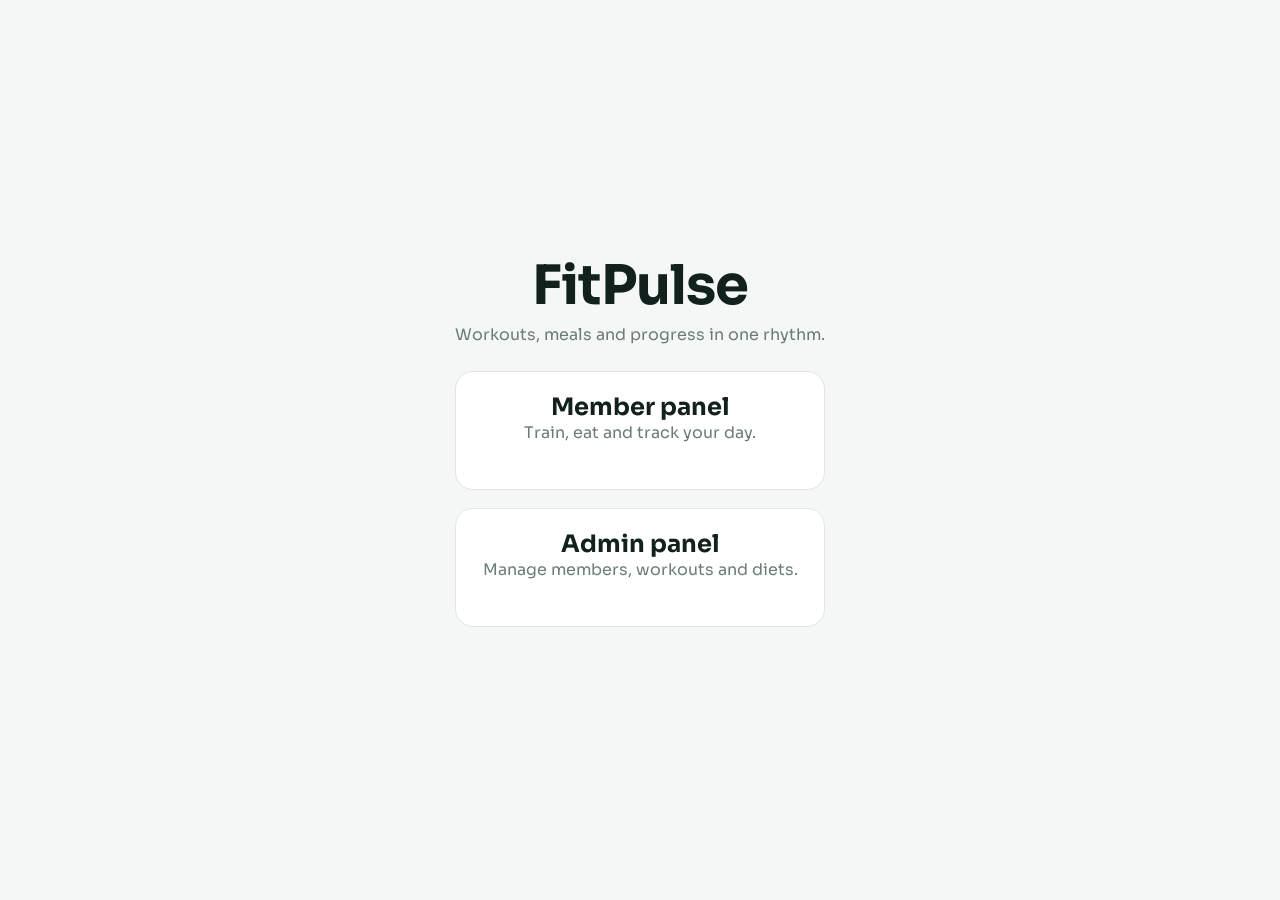
<file: index.html>
<!DOCTYPE html><html lang="en"><head><meta charset="UTF-8"><meta name="viewport" content="width=device-width,initial-scale=1"><title>FitPulse</title>
<link rel="stylesheet" href="css/style.css"><link href="https://fonts.googleapis.com/css2?family=Sora:wght@400;600;800&display=swap" rel="stylesheet"></head>
<body><div class="land"><h1>FitPulse</h1><p class="sub">Workouts, meals and progress in one rhythm.</p>
<div class="grid"><a class="card" href="user/index.html"><h2>Member panel</h2><p class="sub">Train, eat and track your day.</p></a><a class="card" href="admin/index.html"><h2>Admin panel</h2><p class="sub">Manage members, workouts and diets.</p></a></div></div></body></html>
</file>
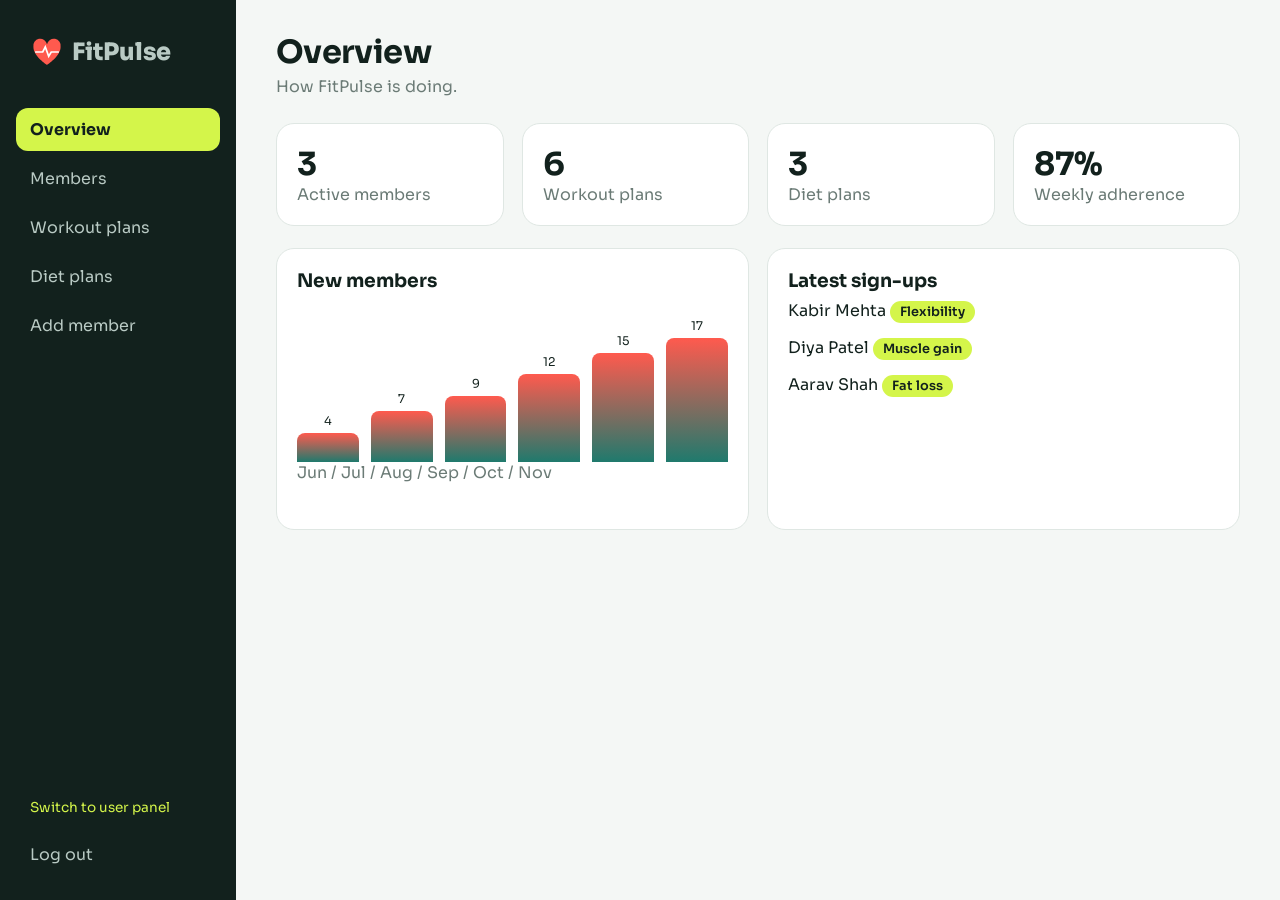
<file: admin/index.html>
<!DOCTYPE html><html lang="en"><head><meta charset="UTF-8"><meta name="viewport" content="width=device-width,initial-scale=1"><title>Admin index | FitPulse</title>
<link rel="stylesheet" href="../css/style.css"><link href="https://fonts.googleapis.com/css2?family=Sora:wght@400;600;800&display=swap" rel="stylesheet"></head>
<body data-panel="admin" data-page="index"><main id="app"></main>
<script src="../js/data.js"></script><script src="../js/layout.js"></script><script src="../js/validate.js"></script><script src="../js/pages.js"></script></body></html>
</file>
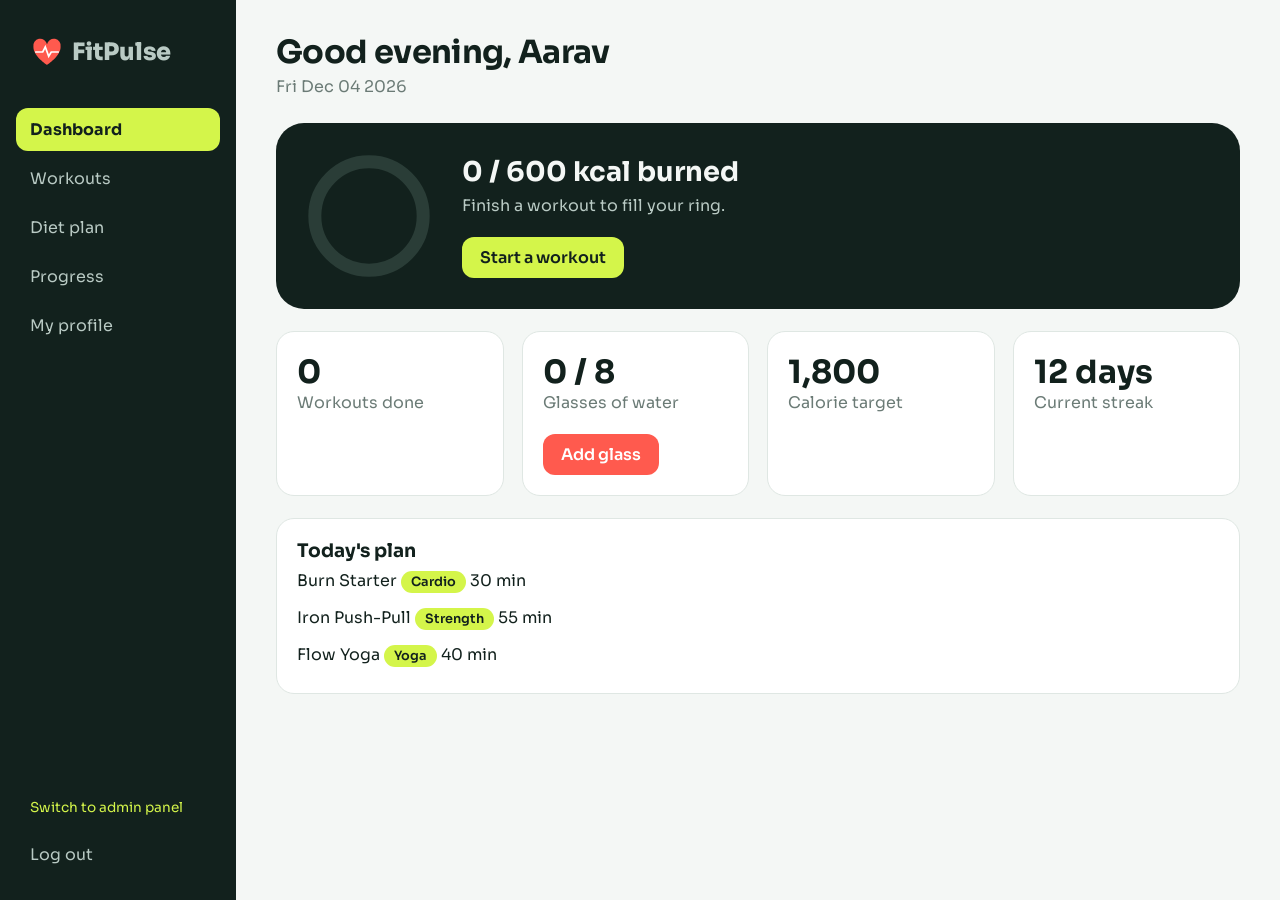
<file: user/index.html>
<!DOCTYPE html><html lang="en"><head><meta charset="UTF-8"><meta name="viewport" content="width=device-width,initial-scale=1"><title>User index | FitPulse</title>
<link rel="stylesheet" href="../css/style.css"><link href="https://fonts.googleapis.com/css2?family=Sora:wght@400;600;800&display=swap" rel="stylesheet"></head>
<body data-panel="user" data-page="index"><main id="app"></main>
<script src="../js/data.js"></script><script src="../js/layout.js"></script><script src="../js/validate.js"></script><script src="../js/pages.js"></script></body></html>
</file>
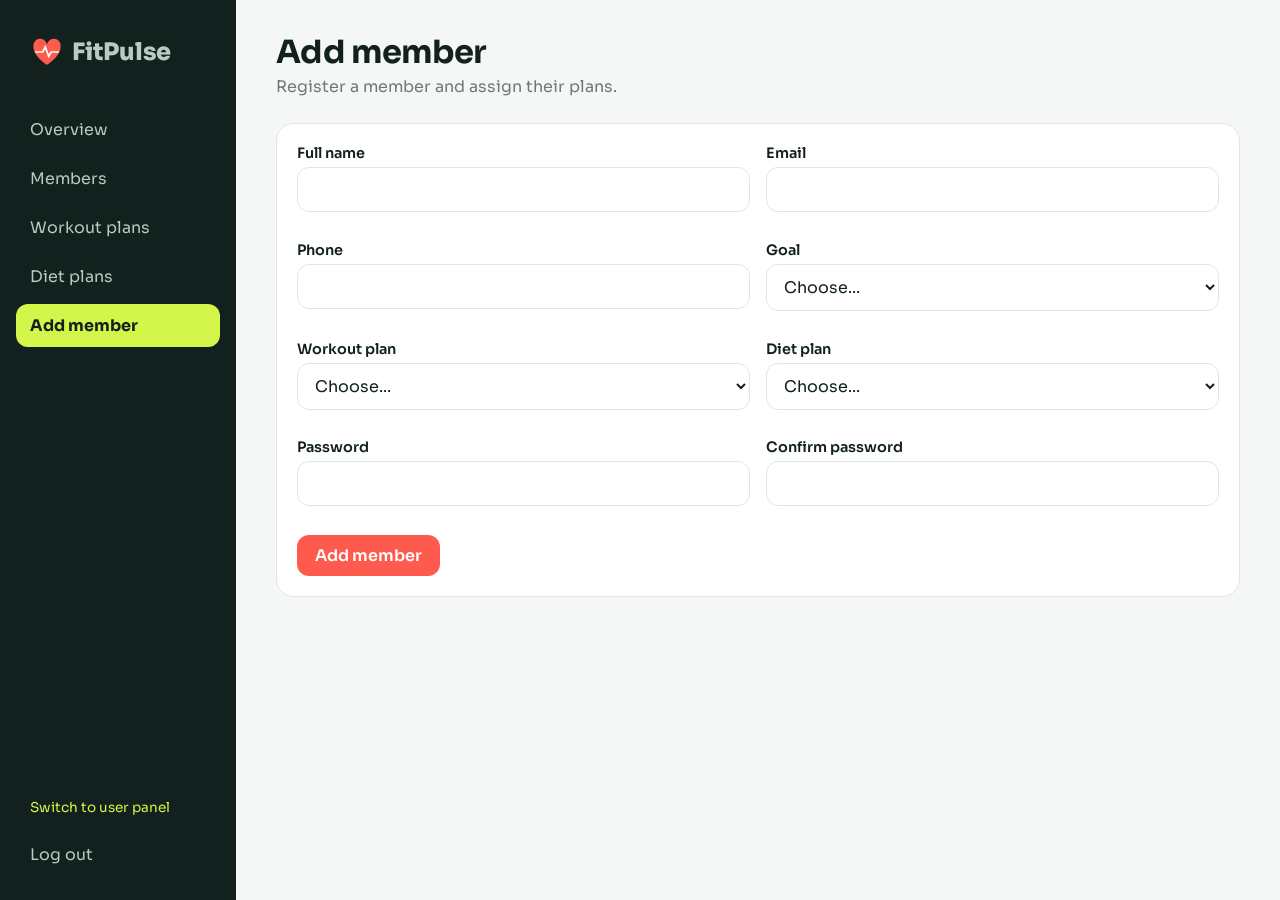
<file: admin/add-member.html>
<!DOCTYPE html><html lang="en"><head><meta charset="UTF-8"><meta name="viewport" content="width=device-width,initial-scale=1"><title>Add member | FitPulse</title>
<link rel="stylesheet" href="../css/style.css"><link href="https://fonts.googleapis.com/css2?family=Sora:wght@400;600;800&display=swap" rel="stylesheet"></head>
<body data-panel="admin" data-page="add-member"><main id="app"><h1>Add member</h1><p class="sub">Register a member and assign their plans.</p><div class="card"><form id="af"><div><label>Full name</label><input name="name" data-v="name"><span class="err"></span></div><div><label>Email</label><input name="email" data-v="email"><span class="err"></span></div><div><label>Phone</label><input name="phone" data-v="phone"><span class="err"></span></div>
<div><label>Goal</label><select name="goal" data-v="select"><option value="">Choose...</option><option>Fat loss</option><option>Muscle gain</option><option>Flexibility</option><option>Endurance</option></select><span class="err"></span></div>
<div><label>Workout plan</label><select id="workout" name="workout" data-v="select"></select><span class="err"></span></div>
<div><label>Diet plan</label><select id="diet" name="diet" data-v="select"></select><span class="err"></span></div>
<div><label>Password</label><input id="pw" name="password" type="password" data-v="password pattern"><span class="err"></span></div><div><label>Confirm password</label><input name="confirm" type="password" data-v="req match" data-match="pw"><span class="err"></span></div><div class="full"><button class="btn">Add member</button></div></form></div></main>
<script src="../js/data.js"></script><script src="../js/layout.js"></script><script src="../js/validate.js"></script><script src="../js/pages.js"></script></body></html>
</file>
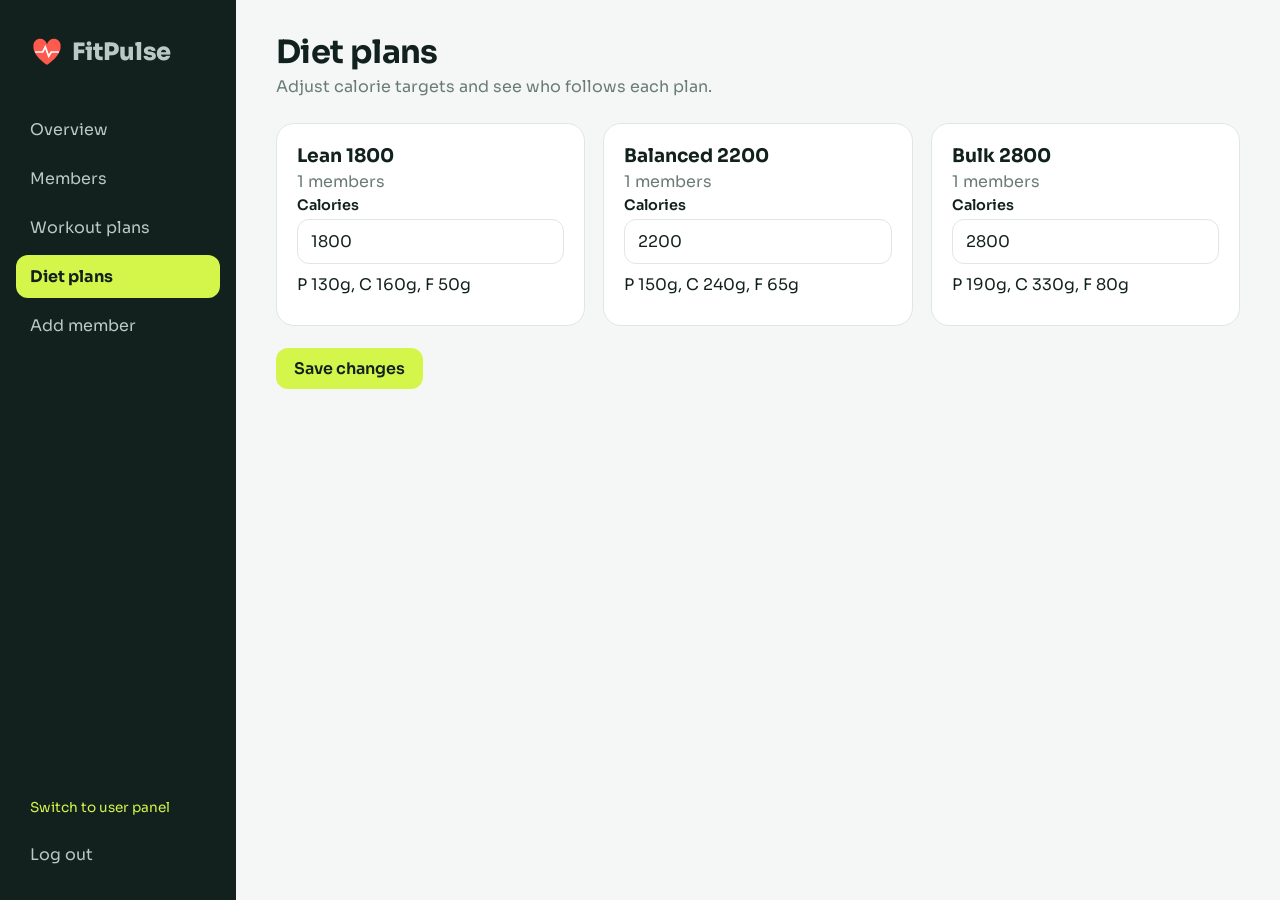
<file: admin/diets.html>
<!DOCTYPE html><html lang="en"><head><meta charset="UTF-8"><meta name="viewport" content="width=device-width,initial-scale=1"><title>Admin diets | FitPulse</title>
<link rel="stylesheet" href="../css/style.css"><link href="https://fonts.googleapis.com/css2?family=Sora:wght@400;600;800&display=swap" rel="stylesheet"></head>
<body data-panel="admin" data-page="diets"><main id="app"></main>
<script src="../js/data.js"></script><script src="../js/layout.js"></script><script src="../js/validate.js"></script><script src="../js/pages.js"></script></body></html>
</file>
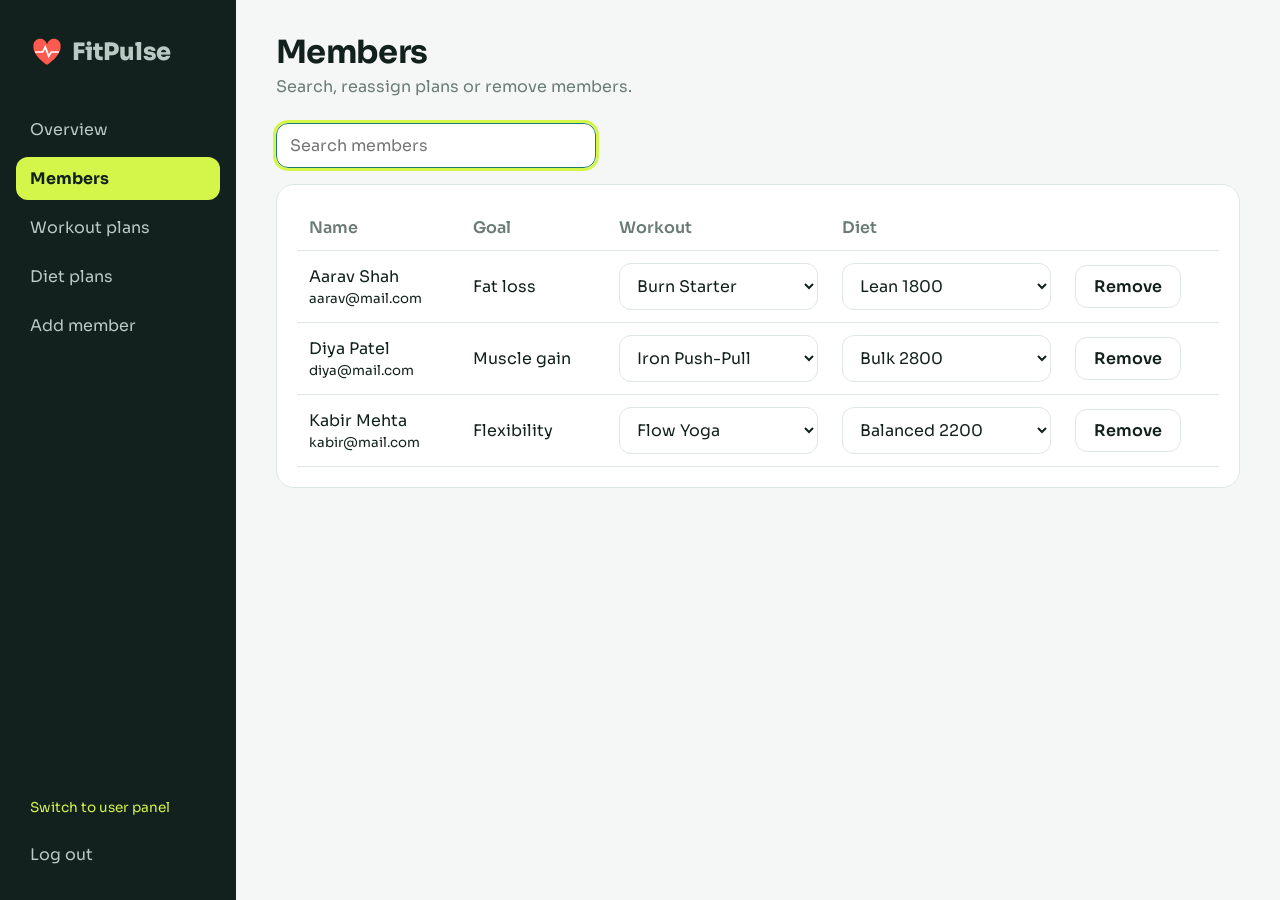
<file: admin/users.html>
<!DOCTYPE html><html lang="en"><head><meta charset="UTF-8"><meta name="viewport" content="width=device-width,initial-scale=1"><title>Admin users | FitPulse</title>
<link rel="stylesheet" href="../css/style.css"><link href="https://fonts.googleapis.com/css2?family=Sora:wght@400;600;800&display=swap" rel="stylesheet"></head>
<body data-panel="admin" data-page="users"><main id="app"></main>
<script src="../js/data.js"></script><script src="../js/layout.js"></script><script src="../js/validate.js"></script><script src="../js/pages.js"></script></body></html>
</file>
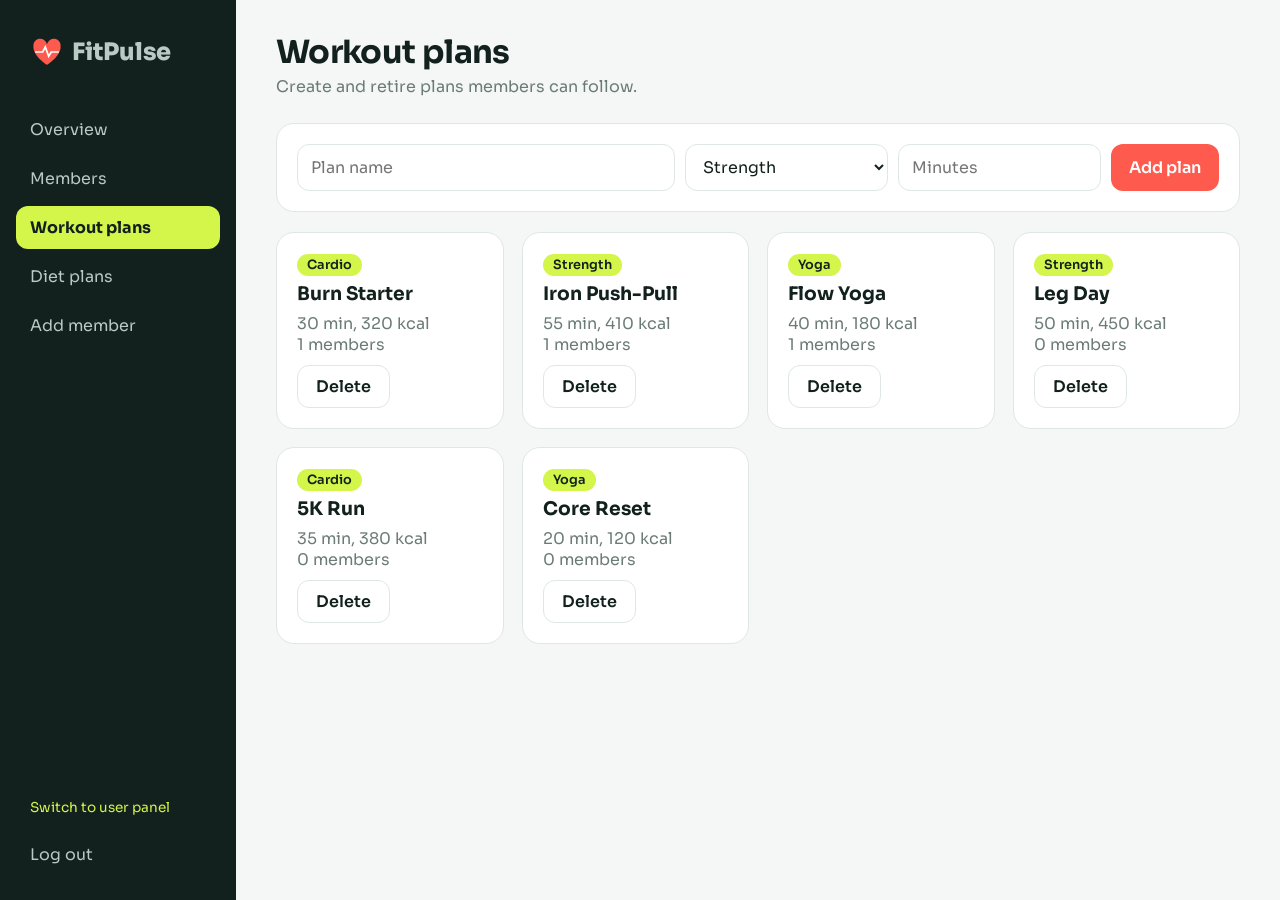
<file: admin/workouts.html>
<!DOCTYPE html><html lang="en"><head><meta charset="UTF-8"><meta name="viewport" content="width=device-width,initial-scale=1"><title>Admin workouts | FitPulse</title>
<link rel="stylesheet" href="../css/style.css"><link href="https://fonts.googleapis.com/css2?family=Sora:wght@400;600;800&display=swap" rel="stylesheet"></head>
<body data-panel="admin" data-page="workouts"><main id="app"></main>
<script src="../js/data.js"></script><script src="../js/layout.js"></script><script src="../js/validate.js"></script><script src="../js/pages.js"></script></body></html>
</file>
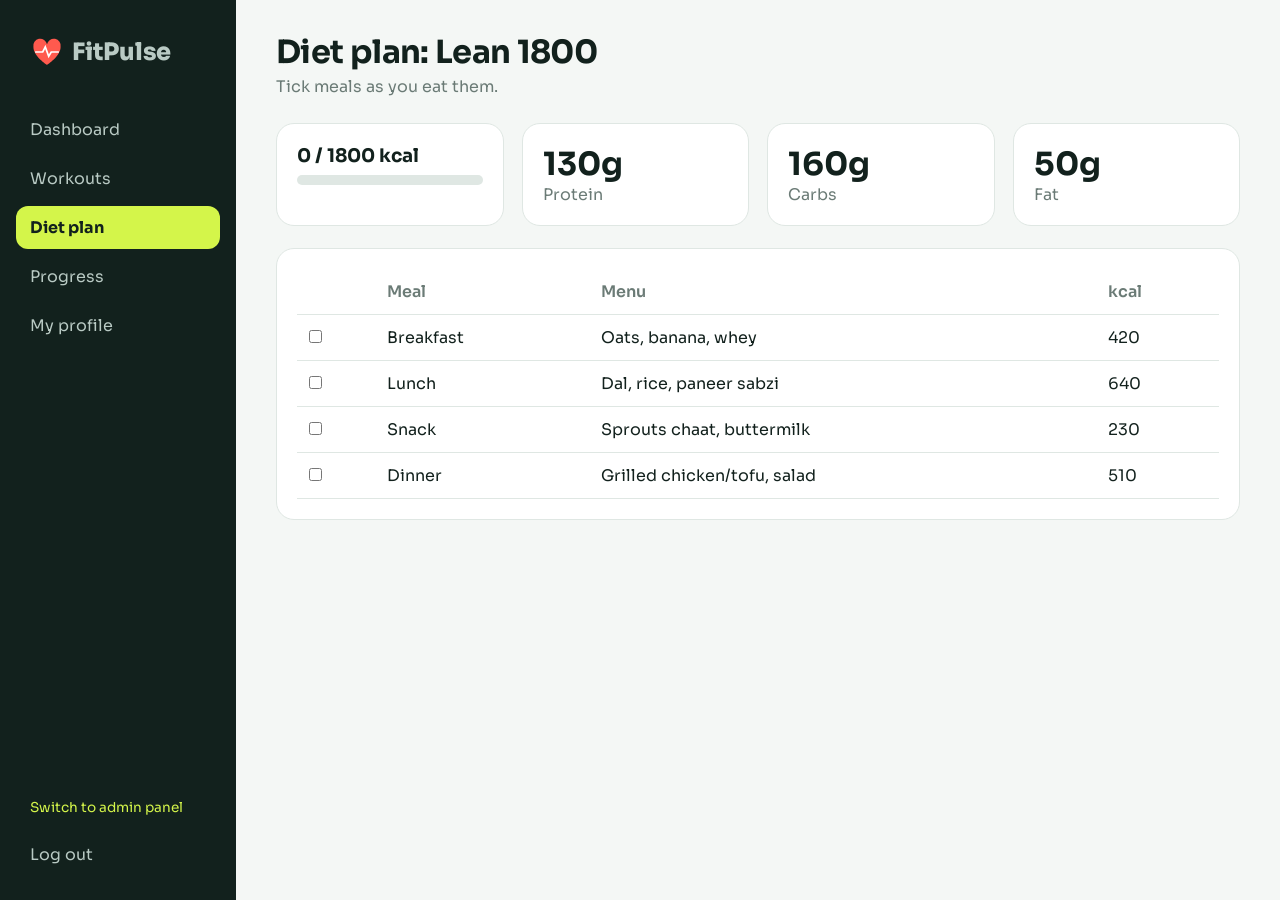
<file: user/diet.html>
<!DOCTYPE html><html lang="en"><head><meta charset="UTF-8"><meta name="viewport" content="width=device-width,initial-scale=1"><title>User diet | FitPulse</title>
<link rel="stylesheet" href="../css/style.css"><link href="https://fonts.googleapis.com/css2?family=Sora:wght@400;600;800&display=swap" rel="stylesheet"></head>
<body data-panel="user" data-page="diet"><main id="app"></main>
<script src="../js/data.js"></script><script src="../js/layout.js"></script><script src="../js/validate.js"></script><script src="../js/pages.js"></script></body></html>
</file>
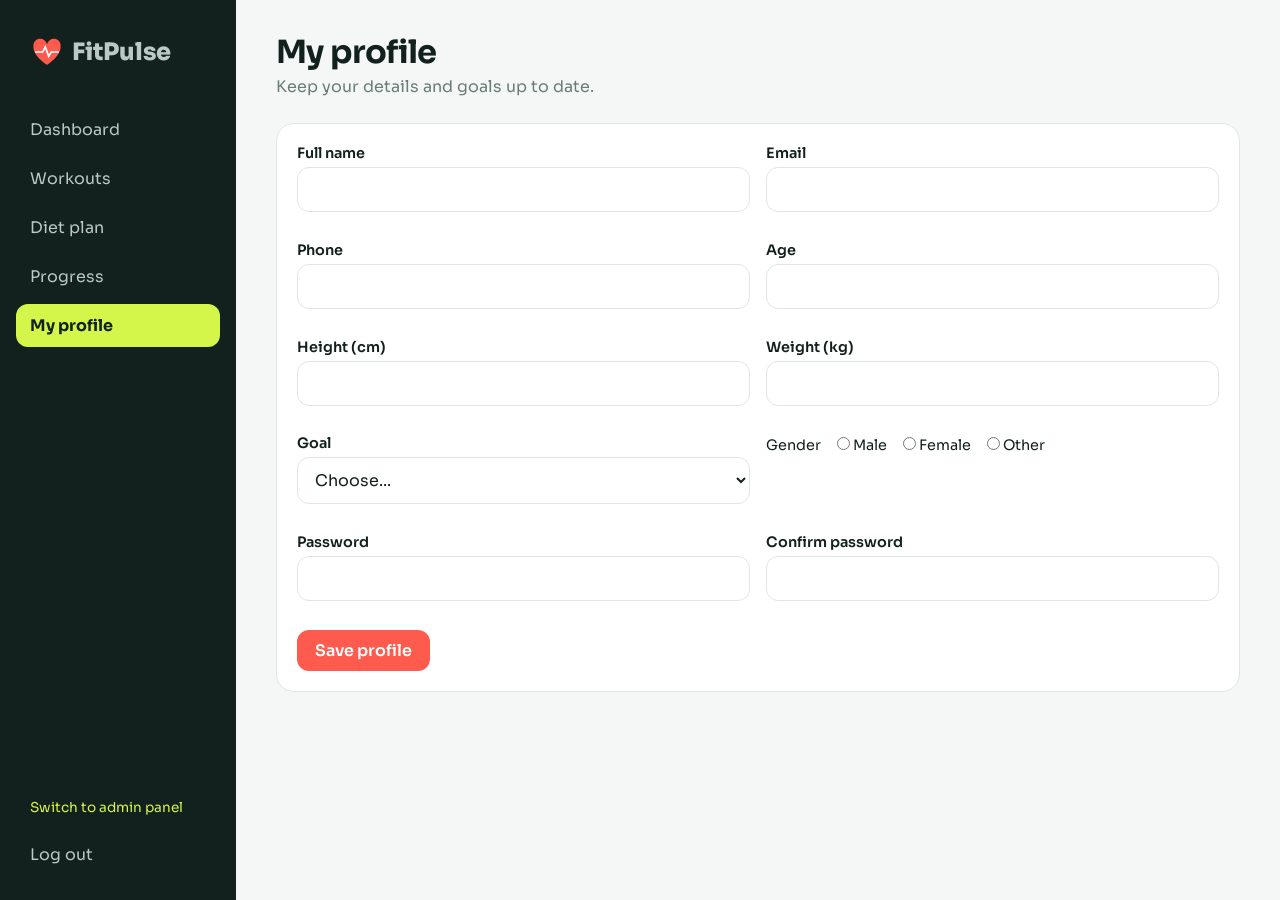
<file: user/profile.html>
<!DOCTYPE html><html lang="en"><head><meta charset="UTF-8"><meta name="viewport" content="width=device-width,initial-scale=1"><title>My profile | FitPulse</title>
<link rel="stylesheet" href="../css/style.css"><link href="https://fonts.googleapis.com/css2?family=Sora:wght@400;600;800&display=swap" rel="stylesheet"></head>
<body data-panel="user" data-page="profile"><main id="app"><h1>My profile</h1><p class="sub">Keep your details and goals up to date.</p><div class="card"><form id="pf"><div><label>Full name</label><input name="name" data-v="name"><span class="err"></span></div><div><label>Email</label><input name="email" data-v="email"><span class="err"></span></div><div><label>Phone</label><input name="phone" data-v="phone"><span class="err"></span></div>
<div><label>Age</label><input name="age" type="number" data-v="age"><span class="err"></span></div>
<div><label>Height (cm)</label><input name="height" type="number" data-v="num"><span class="err"></span></div>
<div><label>Weight (kg)</label><input name="weight" type="number" data-v="num"><span class="err"></span></div>
<div><label>Goal</label><select name="goal" data-v="select"><option value="">Choose...</option><option>Fat loss</option><option>Muscle gain</option><option>Flexibility</option><option>Endurance</option></select><span class="err"></span></div>
<div class="radios"><label>Gender</label><label><input type="radio" name="gender" value="M"> Male</label><label><input type="radio" name="gender" value="F"> Female</label><label><input type="radio" name="gender" value="O"> Other</label><span class="err"></span></div>
<div><label>Password</label><input id="pw" name="password" type="password" data-v="password pattern"><span class="err"></span></div><div><label>Confirm password</label><input name="confirm" type="password" data-v="req match" data-match="pw"><span class="err"></span></div><div class="full"><button class="btn">Save profile</button></div></form></div></main>
<script src="../js/data.js"></script><script src="../js/layout.js"></script><script src="../js/validate.js"></script><script src="../js/pages.js"></script></body></html>
</file>
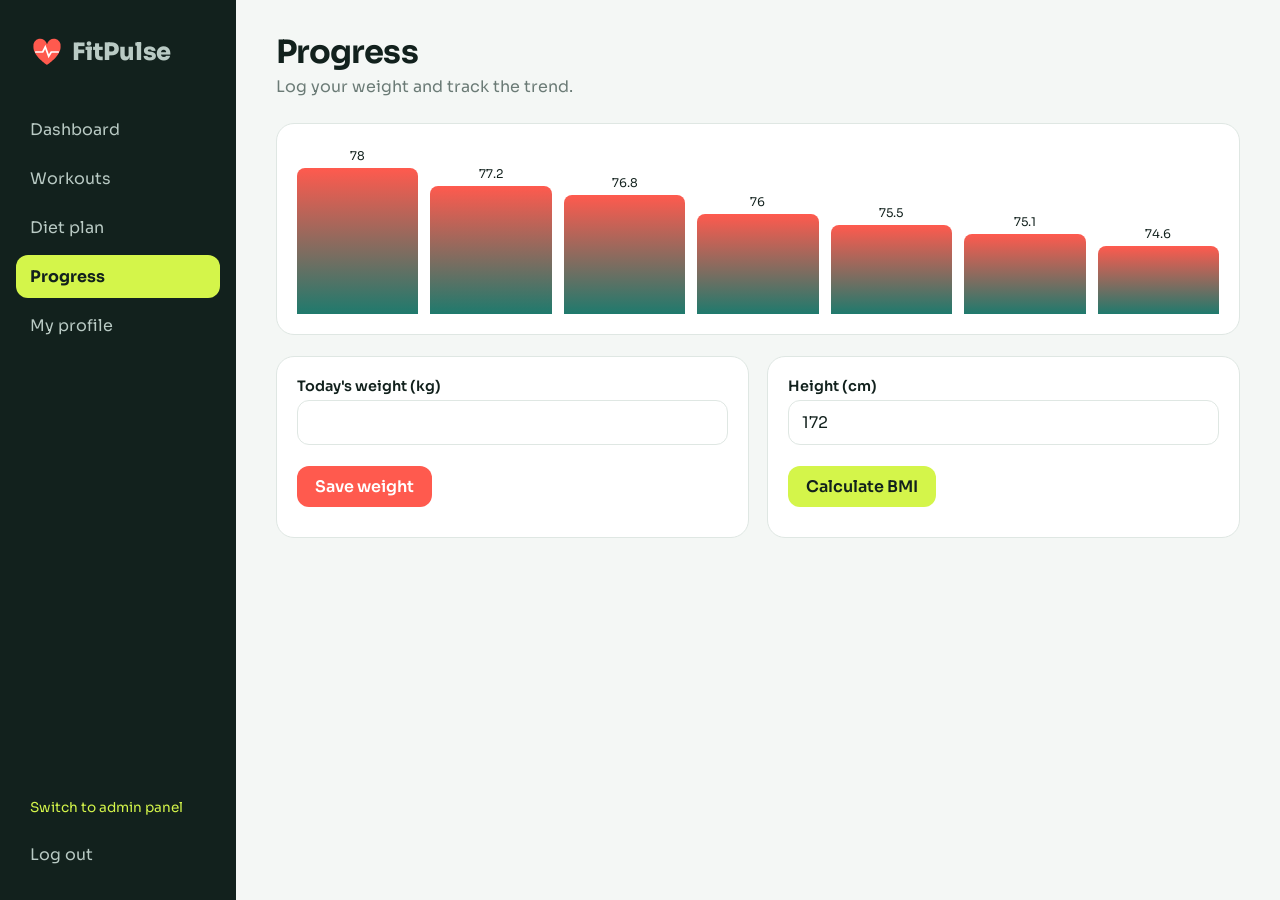
<file: user/progress.html>
<!DOCTYPE html><html lang="en"><head><meta charset="UTF-8"><meta name="viewport" content="width=device-width,initial-scale=1"><title>User progress | FitPulse</title>
<link rel="stylesheet" href="../css/style.css"><link href="https://fonts.googleapis.com/css2?family=Sora:wght@400;600;800&display=swap" rel="stylesheet"></head>
<body data-panel="user" data-page="progress"><main id="app"></main>
<script src="../js/data.js"></script><script src="../js/layout.js"></script><script src="../js/validate.js"></script><script src="../js/pages.js"></script></body></html>
</file>
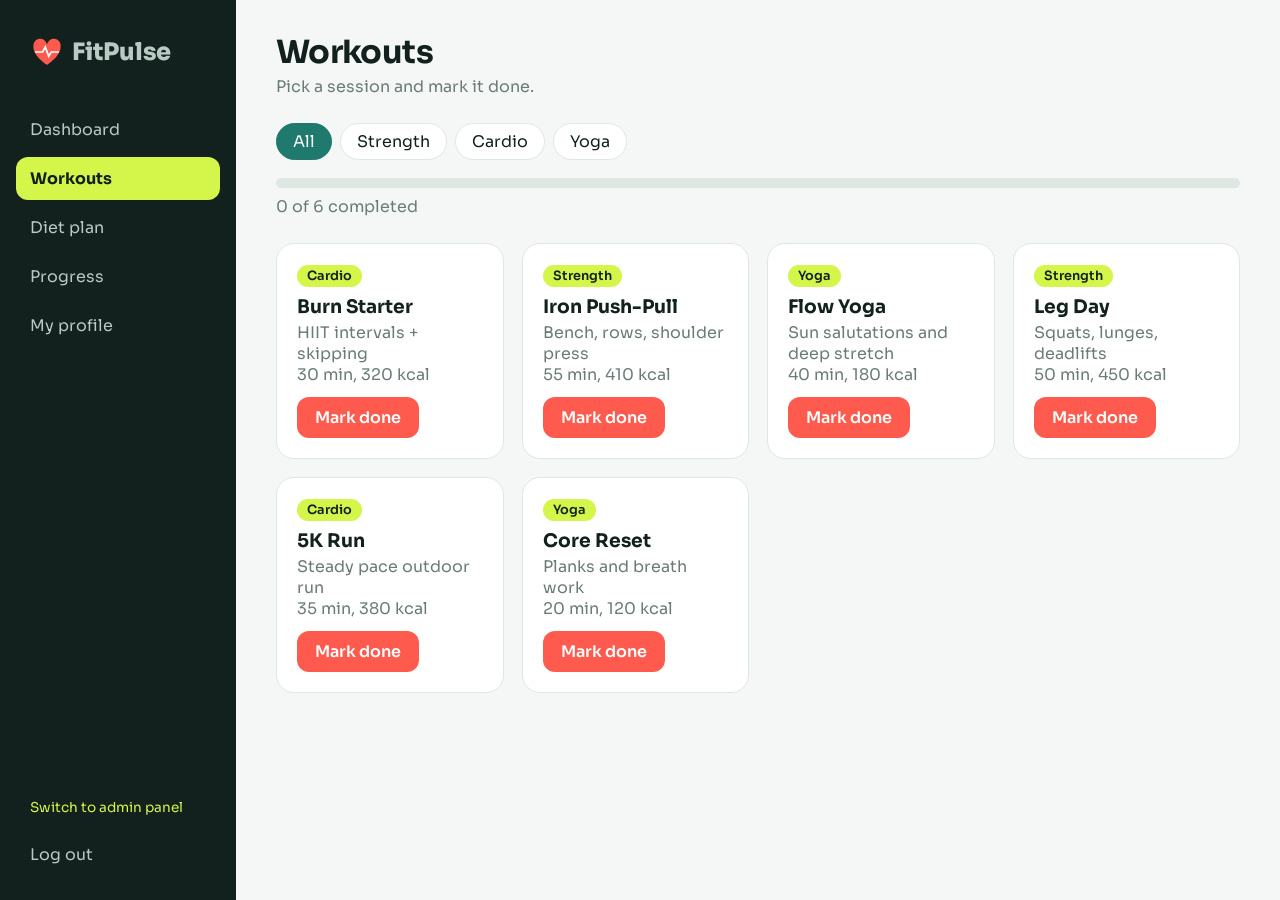
<file: user/workouts.html>
<!DOCTYPE html><html lang="en"><head><meta charset="UTF-8"><meta name="viewport" content="width=device-width,initial-scale=1"><title>User workouts | FitPulse</title>
<link rel="stylesheet" href="../css/style.css"><link href="https://fonts.googleapis.com/css2?family=Sora:wght@400;600;800&display=swap" rel="stylesheet"></head>
<body data-panel="user" data-page="workouts"><main id="app"></main>
<script src="../js/data.js"></script><script src="../js/layout.js"></script><script src="../js/validate.js"></script><script src="../js/pages.js"></script></body></html>
</file>
<file: css/style.css>
:root{--ink:#12211d;--chalk:#f4f7f5;--card:#fff;--pulse:#ff5a4e;--volt:#d4f54a;--teal:#1f7a6d;--mut:#6b7b76;--line:#dfe7e3;--r:18px}
@media(prefers-color-scheme:dark){:root{--chalk:#0e1715;--card:#16231f;--ink:#eaf2ee;--mut:#93a59f;--line:#26362f}}
*{box-sizing:border-box;margin:0}
body{font-family:'Sora',system-ui,sans-serif;background:var(--chalk);color:var(--ink);display:flex;min-height:100vh}
a{color:inherit;text-decoration:none}
.side{width:236px;background:#12211d;color:#eaf2ee;padding:24px 16px;position:sticky;top:0;height:100vh;display:flex;flex-direction:column;gap:6px}
.logo{font-weight:800;font-size:1.5rem;margin-bottom:22px;display:flex;align-items:center;gap:8px}
.logo svg{width:34px;animation:beat 1.2s infinite}
@keyframes beat{0%,100%{transform:scale(1)}30%{transform:scale(1.18)}}
.side a{padding:11px 14px;border-radius:12px;transition:.25s;color:#b9cac4}
.side a:hover{background:#1f3530;transform:translateX(4px)}
.side a.on{background:var(--volt);color:#12211d;font-weight:700}
.side .sw{margin-top:auto;font-size:.85rem;color:var(--volt)}
main{flex:1;padding:32px 40px;max-width:1200px}
h1{font-size:2rem;letter-spacing:-.02em;margin-bottom:4px}.sub{color:var(--mut);margin-bottom:26px}
.grid{display:grid;gap:18px;grid-template-columns:repeat(auto-fit,minmax(220px,1fr));margin-bottom:22px}
.card{background:var(--card);border:1px solid var(--line);border-radius:var(--r);padding:20px}
.stat b{display:block;font-size:2rem}.stat span{color:var(--mut)}
.hero{background:var(--ink);color:var(--chalk);border-radius:28px;padding:28px;display:flex;gap:28px;align-items:center;flex-wrap:wrap;margin-bottom:22px}
.hero h2{font-size:1.7rem}.hero p{color:#b9cac4;margin-top:6px}
.ring{width:130px;transform:rotate(-90deg)}.ring circle{fill:none;stroke-width:12;stroke-linecap:round}
.ring .bg{stroke:#2a3d37}.ring .fg{stroke:var(--volt);stroke-dasharray:314;transition:stroke-dashoffset 1.2s}
.btn{border:0;background:var(--pulse);color:#fff;padding:10px 18px;border-radius:12px;cursor:pointer;font:inherit;font-weight:600;transition:.2s;display:inline-block}
.btn:hover{transform:translateY(-2px);filter:brightness(1.1)}.btn.alt{background:var(--volt);color:#12211d}.btn.ghost{background:none;border:1px solid var(--line);color:var(--ink)}
.chips{display:flex;gap:8px;flex-wrap:wrap;margin-bottom:18px}
.chip{padding:7px 16px;border-radius:99px;border:1px solid var(--line);background:var(--card);cursor:pointer;color:var(--ink);font:inherit}
.chip.on{background:var(--teal);color:#fff;border-color:var(--teal)}
.bar{height:10px;background:var(--line);border-radius:9px;overflow:hidden;margin:8px 0}.bar i{display:block;height:100%;background:var(--teal);border-radius:9px;transition:width .8s}
.done{opacity:.55}
table{width:100%;border-collapse:collapse}th,td{padding:12px;text-align:left;border-bottom:1px solid var(--line)}th{color:var(--mut);font-weight:600}
.tag{padding:3px 10px;border-radius:99px;background:var(--volt);color:#12211d;font-size:.8rem;font-weight:600}
.chart{display:flex;align-items:flex-end;gap:12px;height:170px;padding-top:24px}
.chart div{flex:1;background:linear-gradient(var(--pulse),var(--teal));border-radius:8px 8px 0 0;position:relative;transition:.3s}
.chart div:hover{filter:brightness(1.2)}.chart small{position:absolute;top:-20px;width:100%;text-align:center;font-size:.75rem}
form{display:grid;grid-template-columns:1fr 1fr;gap:16px}form .full{grid-column:1/-1}
label{font-weight:600;font-size:.9rem;display:block;margin-bottom:5px}
input,select{width:100%;padding:11px 13px;border:1.5px solid var(--line);border-radius:12px;background:var(--card);color:var(--ink);font:inherit}
input:focus,select:focus{outline:3px solid var(--volt);border-color:var(--teal)}
.err{color:var(--pulse);font-size:.8rem;min-height:1em;display:block}.bad{border-color:var(--pulse)}.ok{border-color:var(--teal)}
.radios label{display:inline-block;margin-right:16px;font-weight:400}.radios input{width:auto}
#toast{position:fixed;bottom:24px;right:24px;background:var(--ink);color:var(--volt);padding:14px 22px;border-radius:14px;transform:translateY(120px);transition:.4s}#toast.show{transform:none}
.land{margin:auto;text-align:center;padding:40px}.land h1{font-size:3.4rem}.land .card{transition:.3s}.land .card:hover{transform:translateY(-8px) rotate(-1deg)}
@media(max-width:800px){body{flex-direction:column}.side{width:100%;height:auto;position:static;flex-direction:row;flex-wrap:wrap}.side .sw{margin:0}main{padding:20px}form{grid-template-columns:1fr}}
@media(prefers-reduced-motion:reduce){*{animation:none!important;transition:none!important}}
</file>
